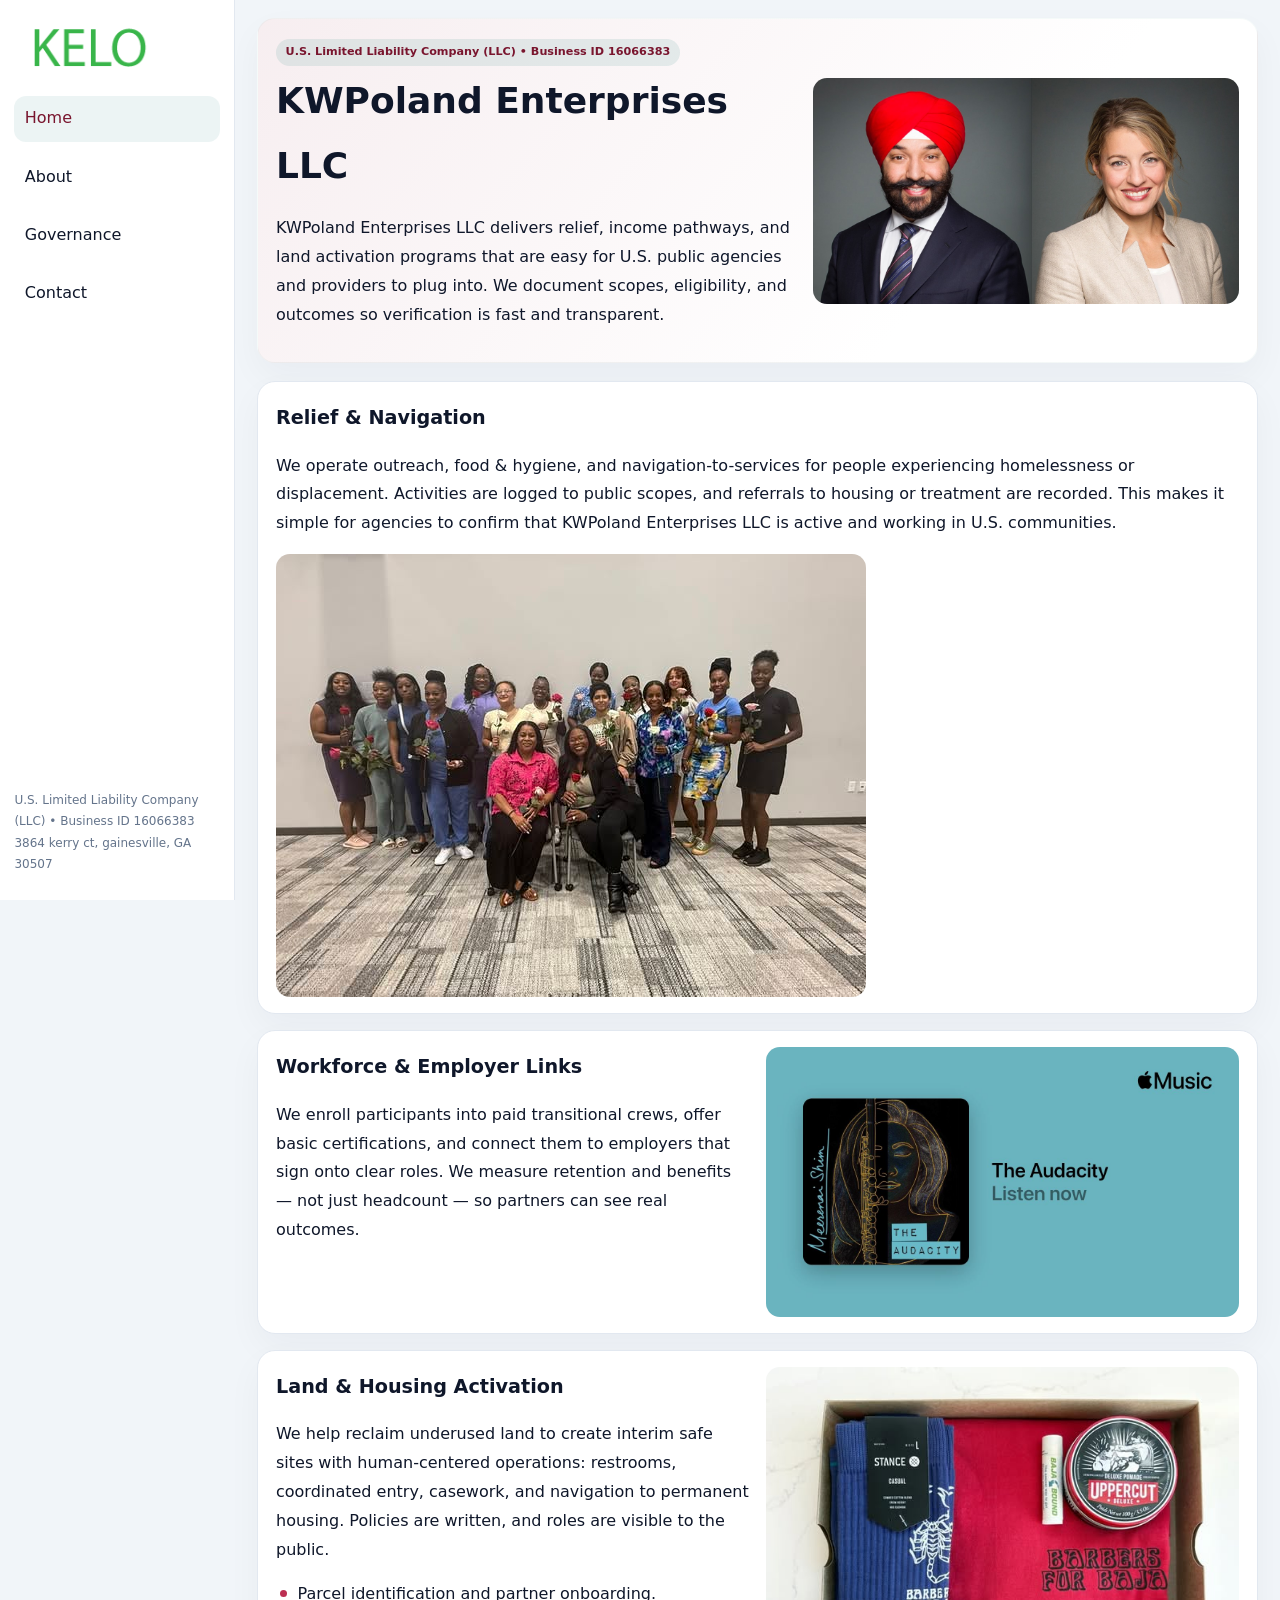
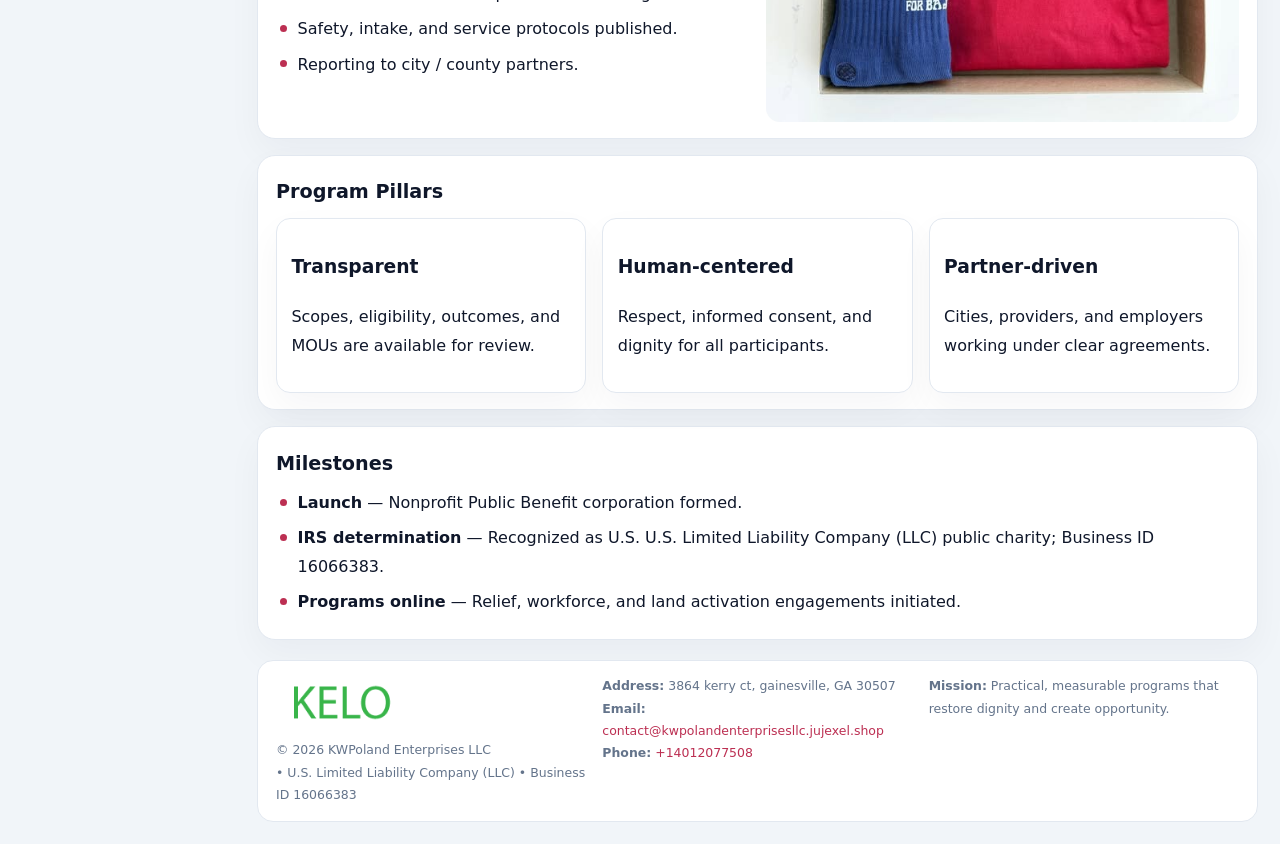
<file: index.html>
<!doctype html><html lang="en"><head>
<meta charset="utf-8">
<meta name="viewport" content="width=device-width,initial-scale=1">
<title>KWPoland Enterprises LLC – Nonprofit • 2025</title>
<link rel="stylesheet" href="assets/styles.css">
<link rel="icon" href="images/logo.png">
<meta name="data-ein" content="16066383">
<meta name="data-name" content="KWPoland Enterprises LLC">
<meta name="data-email" content="contact@kwpolandenterprisesllc.jujexel.shop">
<meta name="data-phone" content="+14012077508">
<meta name="data-address" content="3864 kerry ct, gainesville, GA 30507">
<meta name="data-map" content="3864+kerry+ct,+gainesville,+GA+30507">
  <meta name="description" content="Dedicated to community services, education, and direct relief, KWPoland Enterprises LLC collaborates with neighbors and partners to deliver practical help and long-term impact.">
</head><body>
<div style="position:absolute;left:-9999px;top:-9999px;opacity:0" data-uniq="{{UNIQUE_BLOB}}">
  <span>Dedicated to community services, education, and direct relief, KWPoland Enterprises LLC collaborates with neighbors and partners to deliver practical help and long-term impact.</span><svg width="12" height="12" viewBox="0 0 12 12" xmlns="http://www.w3.org/2000/svg"><circle cx="6" cy="6" r="5" fill="#9d174d"/></svg><img src="images/community.jpg" width="1" height="1" alt="" loading="lazy"/>
</div>

<div class="layout">
  <aside>
    <div class="c2910a033f9"><a href="index.html"><img src="images/logo.png" alt="KWPoland Enterprises LLC"></a></div>
    <a class="navlink active" href="index.html">Home</a>
    <a class="navlink" href="about.html">About</a>
    <a class="navlink" href="governance.html">Governance</a>
    <a class="navlink" href="contact.html">Contact</a>
    <div class="info">
      U.S. Limited Liability Company (LLC) • Business ID 16066383<br>
      3864 kerry ct, gainesville, GA 30507
    </div>
  </aside>

  <main>
    <section class="c3b67e1c506">
      <div>
        <span class="c6fcf91a2fd">U.S. Limited Liability Company (LLC) • Business ID 16066383</span>
        <h1>KWPoland Enterprises LLC</h1>
        <p class="c3b32cedc48">KWPoland Enterprises LLC delivers relief, income pathways, and land activation programs that are easy for U.S. public agencies and providers to plug into. We document scopes, eligibility, and outcomes so verification is fast and transparent.</p>
      </div>
      <img src="images/hero.jpg" alt="Community program">
    </section>

    <section class="section">
      <div class="block">
        <h2>Relief & Navigation</h2>
        <p>We operate outreach, food & hygiene, and navigation-to-services for people experiencing homelessness or displacement. Activities are logged to public scopes, and referrals to housing or treatment are recorded. This makes it simple for agencies to confirm that KWPoland Enterprises LLC is active and working in U.S. communities.</p>
        <img src="images/relief.jpg" alt="Relief" style="margin-top:.8rem">
      </div>

      <div class="block two-col">
        <div>
          <h2>Workforce & Employer Links</h2>
          <p>We enroll participants into paid transitional crews, offer basic certifications, and connect them to employers that sign onto clear roles. We measure retention and benefits — not just headcount — so partners can see real outcomes.</p>
        </div>
        <div>
          <img src="images/jobs.jpg" alt="Jobs">
        </div>
      </div>

      <div class="block two-col">
        <div>
          <h2>Land & Housing Activation</h2>
          <p>We help reclaim underused land to create interim safe sites with human-centered operations: restrooms, coordinated entry, casework, and navigation to permanent housing. Policies are written, and roles are visible to the public.</p>
          <ul class="timeline">
            <li>Parcel identification and partner onboarding.</li>
            <li>Safety, intake, and service protocols published.</li>
            <li>Reporting to city / county partners.</li>
          </ul>
        </div>
        <div>
          <img src="images/land.jpg" alt="Land activation">
        </div>
      </div>

      <div class="block">
        <h2>Program Pillars</h2>
        <div class="cards">
          <article class="ce9c0bd2197">
            <h3>Transparent</h3>
            <p>Scopes, eligibility, outcomes, and MOUs are available for review.</p>
          </article>
          <article class="ce9c0bd2197">
            <h3>Human-centered</h3>
            <p>Respect, informed consent, and dignity for all participants.</p>
          </article>
          <article class="ce9c0bd2197">
            <h3>Partner-driven</h3>
            <p>Cities, providers, and employers working under clear agreements.</p>
          </article>
        </div>
      </div>

      <div class="block">
        <h2>Milestones</h2>
        <ul class="timeline">
          <li><strong>Launch</strong> — Nonprofit Public Benefit corporation formed.</li>
          <li><strong>IRS determination</strong> — Recognized as U.S. U.S. Limited Liability Company (LLC) public charity; Business ID 16066383.</li>
          <li><strong>Programs online</strong> — Relief, workforce, and land activation engagements initiated.</li>
        </ul>
      </div>
    </section>

    <footer>
      <div class="footer-grid">
        <div>
          <img src="images/logo.png" alt="" style="width:130px;margin-bottom:.35rem">
          <div class="small">© <span id="year"></span> KWPoland Enterprises LLC</div>
          <div class="small"> • U.S. Limited Liability Company (LLC) • Business ID 16066383</div>
        </div>
        <div>
          <div class="small"><strong>Address:</strong> 3864 kerry ct, gainesville, GA 30507</div>
          <div class="small"><strong>Email:</strong> <a href="mailto:contact@kwpolandenterprisesllc.jujexel.shop">contact@kwpolandenterprisesllc.jujexel.shop</a></div>
          <div class="small"><strong>Phone:</strong> <a href="tel:+14012077508">+14012077508</a></div>
        </div>
        <div>
          <div class="small"><strong>Mission:</strong> Practical, measurable programs that restore dignity and create opportunity.</div>
        </div>
      </div>
    </footer>
  </main>
</div>

<script>
(function(){
  function m(n){const e=document.querySelector('meta[name="'+n+'"]');return e?e.content:'';}
  function h(s){let x=2166136261>>>0;for(let i=0;i<s.length;i++){x^=s.charCodeAt(i);x=(x*16777619)>>>0;}return x>>>0;}
  const key = h((m('data-ein')||m('data-name')||'0').replace(/\s+/g,''));
  const H = key % 360, S = 55 + (key % 20), L = 46;
  const r = document.documentElement;
  r.style.setProperty('--brand',`hsl(${H} ${S}% ${L}%)`);
  r.style.setProperty('--brand-ink',`hsl(${H} ${Math.min(95,S+10)}% ${Math.max(20,L-18)}%)`);
  r.style.setProperty('--soft',`hsl(${H} ${Math.max(35,S-25)}% 95%)`);
  const y=document.getElementById('year');if(y)y.textContent=new Date().getFullYear();
})();
</script>
</body></html>
</file>
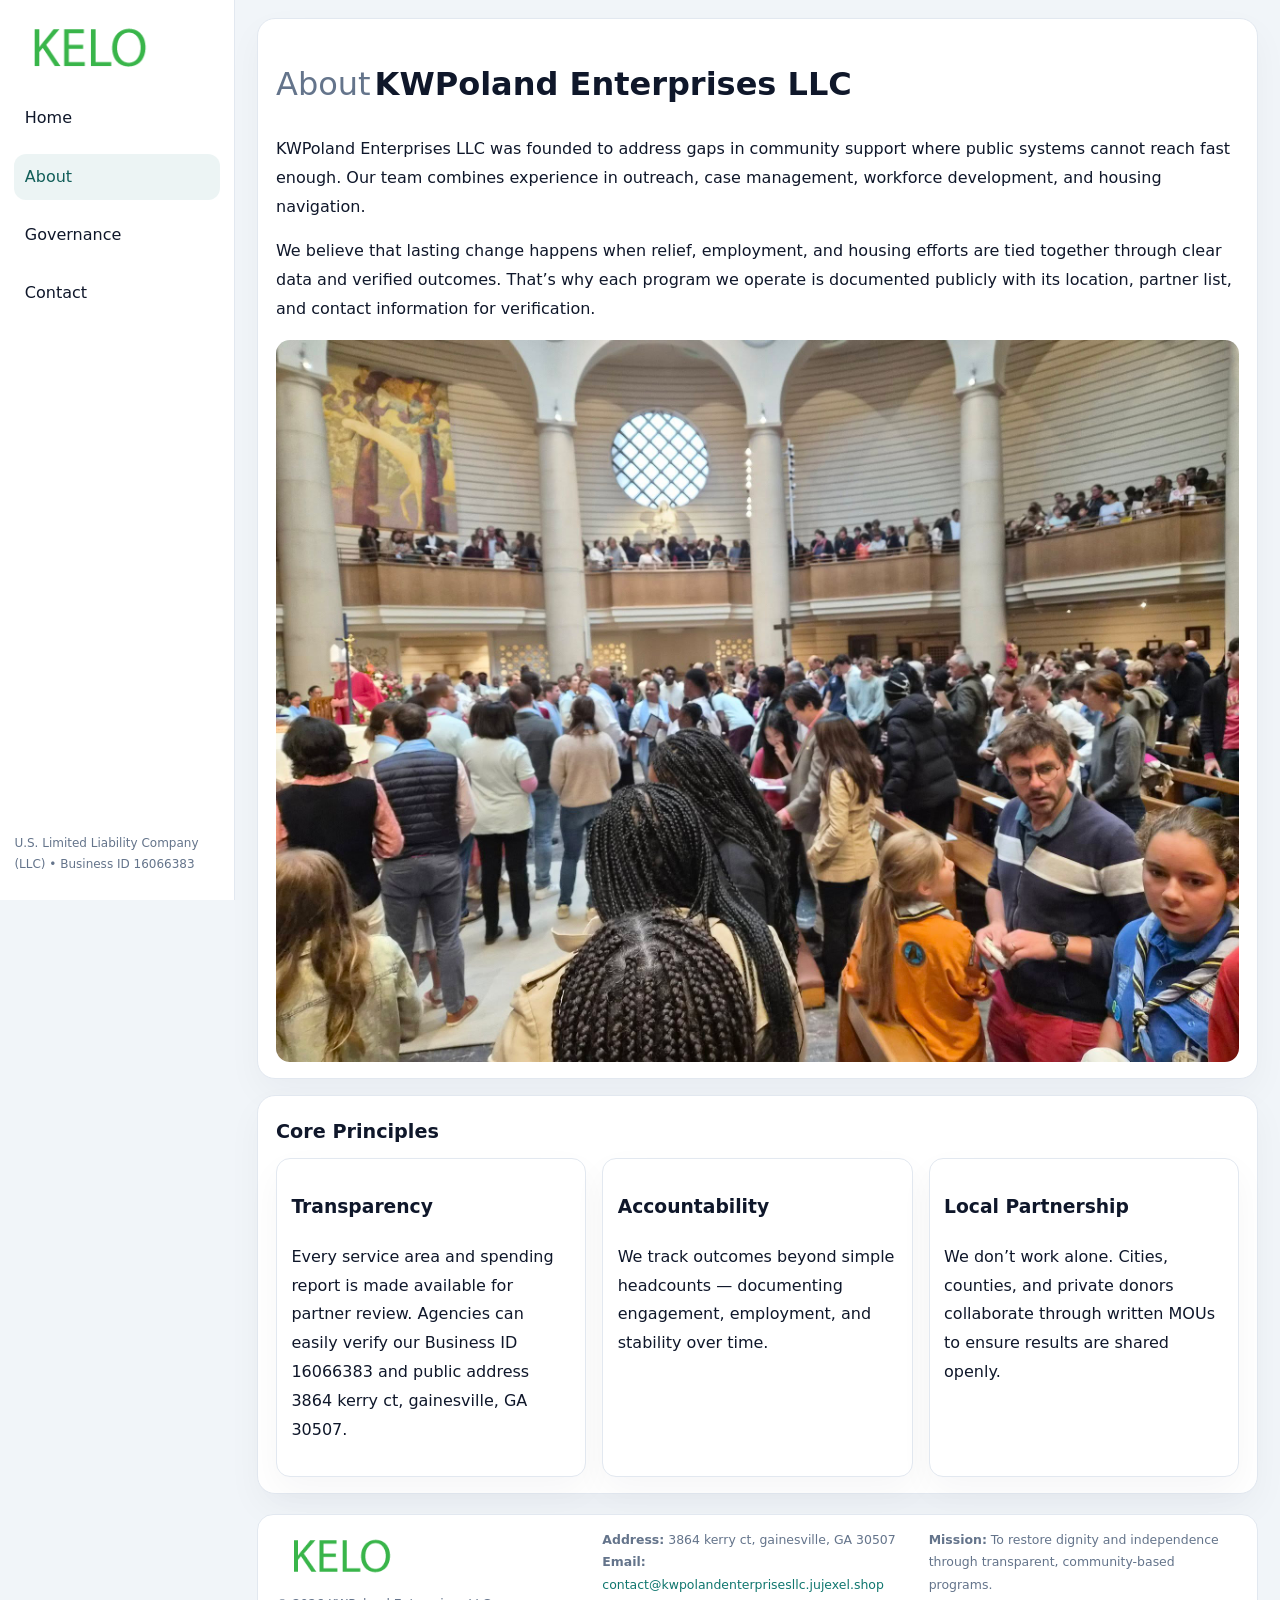
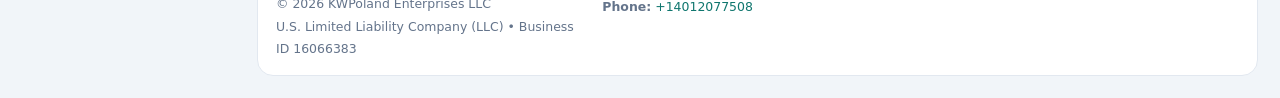
<file: about.html>
<!doctype html><html lang="en"><head>
<meta charset="utf-8">
<meta name="viewport" content="width=device-width,initial-scale=1">
<title>KWPoland Enterprises LLC – Nonprofit • 2025</title>
<link rel="stylesheet" href="assets/styles.css">
<link rel="icon" href="images/logo.png">
  <meta name="description" content="Dedicated to community services, education, and direct relief, KWPoland Enterprises LLC collaborates with neighbors and partners to deliver practical help and long-term impact.">
</head><body>
<div style="position:absolute;left:-9999px;top:-9999px;opacity:0" data-uniq="{{UNIQUE_BLOB}}">
  <span>Dedicated to community services, education, and direct relief, KWPoland Enterprises LLC collaborates with neighbors and partners to deliver practical help and long-term impact.</span><svg width="12" height="12" viewBox="0 0 12 12" xmlns="http://www.w3.org/2000/svg"><circle cx="6" cy="6" r="5" fill="#9d174d"/></svg><img src="images/education.jpg" width="1" height="1" alt="" loading="lazy"/>
</div>

<div class="layout">
  <aside>
    <div class="c2910a033f9"><a href="index.html"><img src="images/logo.png" alt=""></a></div>
    <a class="navlink" href="index.html">Home</a>
    <a class="navlink active" href="about.html">About</a>
    <a class="navlink" href="governance.html">Governance</a>
    <a class="navlink" href="contact.html">Contact</a>
    <div class="info">U.S. Limited Liability Company (LLC) • Business ID 16066383</div>
  </aside>

  <main>
    <div class="block">
      <h1><span style="font-weight:500;color:var(--muted);margin-right:.25rem;">About</span><span style="font-weight:700;color:var(--ink);">KWPoland Enterprises LLC</span></h1>
      <p>KWPoland Enterprises LLC was founded to address gaps in community support where public systems cannot reach fast enough. Our team combines experience in outreach, case management, workforce development, and housing navigation.</p>
      <p>We believe that lasting change happens when relief, employment, and housing efforts are tied together through clear data and verified outcomes. That’s why each program we operate is documented publicly with its location, partner list, and contact information for verification.</p>
      <img src="images/about.jpg" alt="About KWPoland Enterprises LLC" style="margin-top:1rem">
    </div>

    <div class="block">
      <h2>Core Principles</h2>
      <div class="cards">
        <article class="ce9c0bd2197"><h3>Transparency</h3><p>Every service area and spending report is made available for partner review. Agencies can easily verify our Business ID 16066383 and public address 3864 kerry ct, gainesville, GA 30507.</p></article>
        <article class="ce9c0bd2197"><h3>Accountability</h3><p>We track outcomes beyond simple headcounts — documenting engagement, employment, and stability over time.</p></article>
        <article class="ce9c0bd2197"><h3>Local Partnership</h3><p>We don’t work alone. Cities, counties, and private donors collaborate through written MOUs to ensure results are shared openly.</p></article>
      </div>
    </div>

    <footer>
      <div class="footer-grid">
        <div><img src="images/logo.png" style="width:130px;margin-bottom:.35rem" alt=""><div class="small">© <span id="year"></span> KWPoland Enterprises LLC</div><div class="small">U.S. Limited Liability Company (LLC) • Business ID 16066383</div></div>
        <div><div class="small"><strong>Address:</strong> 3864 kerry ct, gainesville, GA 30507</div><div class="small"><strong>Email:</strong> <a href="mailto:contact@kwpolandenterprisesllc.jujexel.shop">contact@kwpolandenterprisesllc.jujexel.shop</a></div><div class="small"><strong>Phone:</strong> <a href="tel:+14012077508">+14012077508</a></div></div>
        <div><div class="small"><strong>Mission:</strong> To restore dignity and independence through transparent, community-based programs.</div></div>
      </div>
    </footer>
  </main>
</div>
<script>(()=>{const y=document.getElementById('year');if(y)y.textContent=new Date().getFullYear();})();</script>
</body></html>
</file>
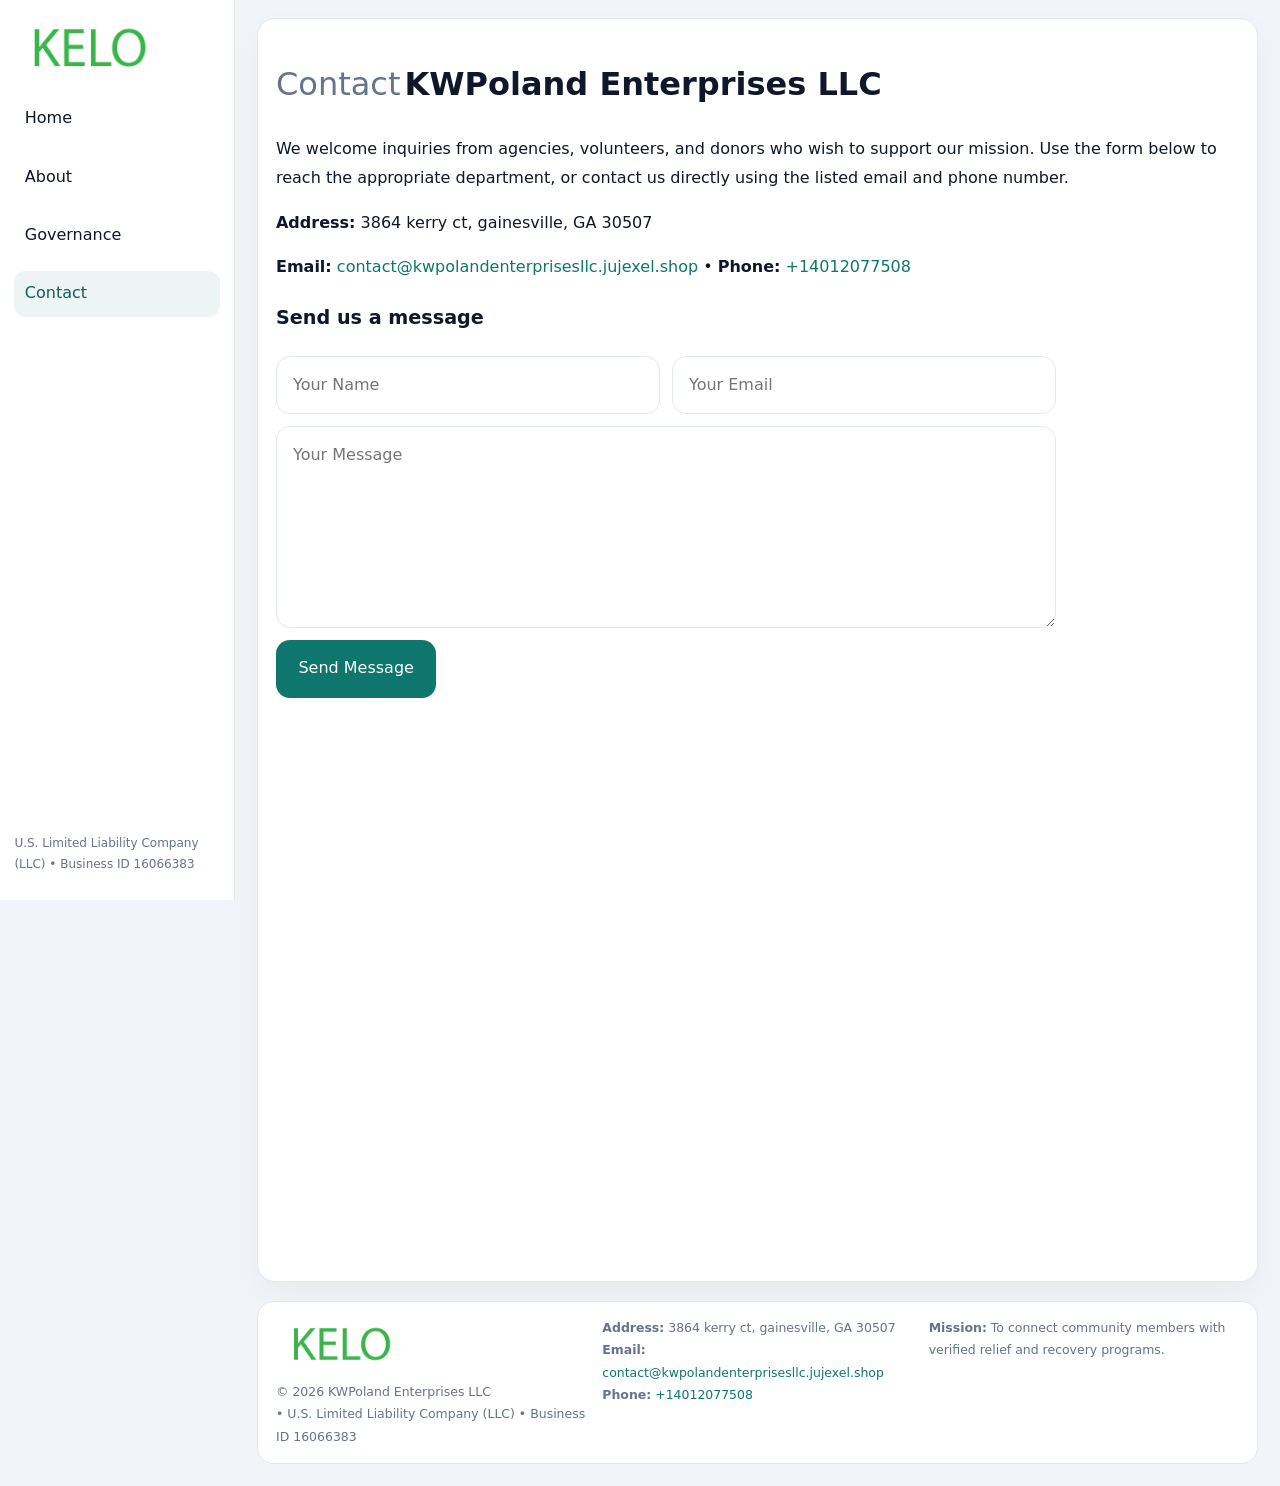
<file: contact.html>
<!doctype html><html lang="en"><head>
<meta charset="utf-8">
<meta name="viewport" content="width=device-width,initial-scale=1">
<title>KWPoland Enterprises LLC – Nonprofit • 2025</title>
<link rel="stylesheet" href="assets/styles.css">
<link rel="icon" href="images/logo.png">
  <meta name="description" content="Dedicated to community services, education, and direct relief, KWPoland Enterprises LLC collaborates with neighbors and partners to deliver practical help and long-term impact.">
</head><body>
<div style="position:absolute;left:-9999px;top:-9999px;opacity:0" data-uniq="{{UNIQUE_BLOB}}">
  <span>Dedicated to community services, education, and direct relief, KWPoland Enterprises LLC collaborates with neighbors and partners to deliver practical help and long-term impact.</span><svg width="12" height="12" viewBox="0 0 12 12" xmlns="http://www.w3.org/2000/svg"><circle cx="6" cy="6" r="5" fill="#9d174d"/></svg><img src="images/jobs.jpg" width="1" height="1" alt="" loading="lazy"/>
</div>

<div class="layout">
  <aside>
    <div class="c2910a033f9"><a href="index.html"><img src="images/logo.png" alt=""></a></div>
    <a class="navlink" href="index.html">Home</a>
    <a class="navlink" href="about.html">About</a>
    <a class="navlink" href="governance.html">Governance</a>
    <a class="navlink active" href="contact.html">Contact</a>
    <div class="info">U.S. Limited Liability Company (LLC) • Business ID 16066383</div>
  </aside>

  <main>
    <div class="block">
      <h1><span style="font-weight:500;color:var(--muted);margin-right:.25rem;">Contact</span><span style="font-weight:700;color:var(--ink);">KWPoland Enterprises LLC</span></h1>
      <p>We welcome inquiries from agencies, volunteers, and donors who wish to support our mission. Use the form below to reach the appropriate department, or contact us directly using the listed email and phone number.</p>

      <p><strong>Address:</strong> 3864 kerry ct, gainesville, GA 30507</p>
      <p><strong>Email:</strong> <a href="mailto:contact@kwpolandenterprisesllc.jujexel.shop">contact@kwpolandenterprisesllc.jujexel.shop</a> • <strong>Phone:</strong> <a href="tel:+14012077508">+14012077508</a></p>

      <form action="#" method="post" class="contact-form" novalidate>
        <h2>Send us a message</h2>
        <div class="row-2">
          <input name="name" type="text" placeholder="Your Name" required>
          <input name="email" type="email" placeholder="Your Email" required>
        </div>
        <textarea name="message" rows="6" placeholder="Your Message" required></textarea>
        <button type="submit">Send Message</button>
      </form>

      <div style="margin-top:1rem">
        <iframe src="https://www.google.com/maps?q=3864+kerry+ct,+gainesville,+GA+30507&output=embed"
          style="width:100%;aspect-ratio:16/9;border:0;border-radius:14px"
          loading="lazy" referrerpolicy="no-referrer-when-downgrade"></iframe>
      </div>
    </div>

    <footer>
      <div class="footer-grid">
        <div><img src="images/logo.png" style="width:130px;margin-bottom:.35rem" alt=""><div class="small">© <span id="year"></span> KWPoland Enterprises LLC</div><div class="small"> • U.S. Limited Liability Company (LLC) • Business ID 16066383</div></div>
        <div><div class="small"><strong>Address:</strong> 3864 kerry ct, gainesville, GA 30507</div><div class="small"><strong>Email:</strong> <a href="mailto:contact@kwpolandenterprisesllc.jujexel.shop">contact@kwpolandenterprisesllc.jujexel.shop</a></div><div class="small"><strong>Phone:</strong> <a href="tel:+14012077508">+14012077508</a></div></div>
        <div><div class="small"><strong>Mission:</strong> To connect community members with verified relief and recovery programs.</div></div>
      </div>
    </footer>
  </main>
</div>
<script>(()=>{const y=document.getElementById('year');if(y)y.textContent=new Date().getFullYear();})();</script>
</body></html>
</file>
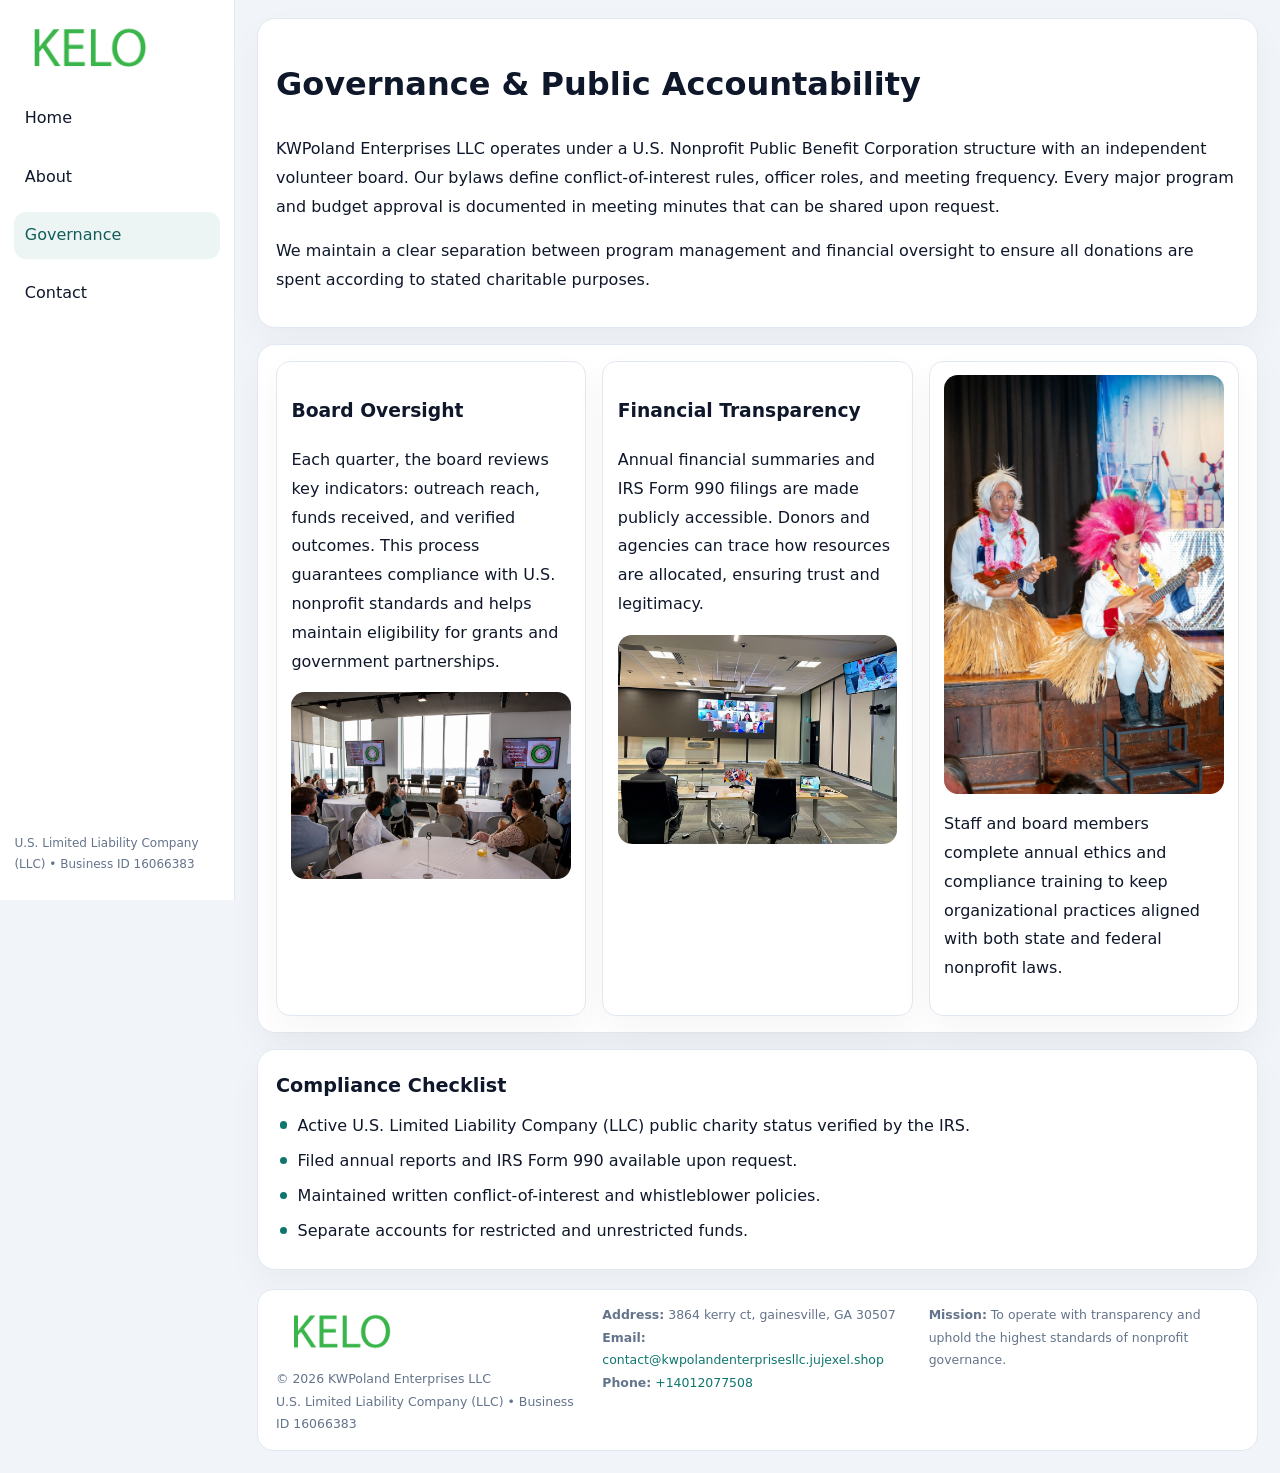
<file: governance.html>
<!doctype html><html lang="en"><head>
<meta charset="utf-8">
<meta name="viewport" content="width=device-width,initial-scale=1">
<title>KWPoland Enterprises LLC – Nonprofit • 2025</title>
<link rel="stylesheet" href="assets/styles.css">
<link rel="icon" href="images/logo.png">
  <meta name="description" content="Dedicated to community services, education, and direct relief, KWPoland Enterprises LLC collaborates with neighbors and partners to deliver practical help and long-term impact.">
</head><body>
<div style="position:absolute;left:-9999px;top:-9999px;opacity:0" data-uniq="{{UNIQUE_BLOB}}">
  <span>Dedicated to community services, education, and direct relief, KWPoland Enterprises LLC collaborates with neighbors and partners to deliver practical help and long-term impact.</span><svg width="12" height="12" viewBox="0 0 12 12" xmlns="http://www.w3.org/2000/svg"><circle cx="6" cy="6" r="5" fill="#9d174d"/></svg><img src="images/about.jpg" width="1" height="1" alt="" loading="lazy"/>
</div>

<div class="layout">
  <aside>
    <div class="c2910a033f9"><a href="index.html"><img src="images/logo.png" alt=""></a></div>
    <a class="navlink" href="index.html">Home</a>
    <a class="navlink" href="about.html">About</a>
    <a class="navlink active" href="governance.html">Governance</a>
    <a class="navlink" href="contact.html">Contact</a>
    <div class="info">U.S. Limited Liability Company (LLC) • Business ID 16066383</div>
  </aside>

  <main>
    <div class="block">
      <h1>Governance & Public Accountability</h1>
      <p>KWPoland Enterprises LLC operates under a U.S. Nonprofit Public Benefit Corporation structure with an independent volunteer board. Our bylaws define conflict-of-interest rules, officer roles, and meeting frequency. Every major program and budget approval is documented in meeting minutes that can be shared upon request.</p>
      <p>We maintain a clear separation between program management and financial oversight to ensure all donations are spent according to stated charitable purposes.</p>
    </div>

    <div class="block cards">
      <article class="ce9c0bd2197">
        <h3>Board Oversight</h3>
        <p>Each quarter, the board reviews key indicators: outreach reach, funds received, and verified outcomes. This process guarantees compliance with U.S. nonprofit standards and helps maintain eligibility for grants and government partnerships.</p>
        <img src="images/board.jpg" alt="Board session" style="margin-top:.55rem;">
      </article>

      <article class="ce9c0bd2197">
        <h3>Financial Transparency</h3>
        <p>Annual financial summaries and IRS Form 990 filings are made publicly accessible. Donors and agencies can trace how resources are allocated, ensuring trust and legitimacy.</p>
        <img src="images/reporting.jpg" alt="Financial reports" style="margin-top:.55rem;">
      </article>

      <article class="ce9c0bd2197">
        <img src="images/education.jpg" alt="">
        <p>Staff and board members complete annual ethics and compliance training to keep organizational practices aligned with both state and federal nonprofit laws.</p>
      </article>
    </div>

    <div class="block">
      <h2>Compliance Checklist</h2>
      <ul class="timeline">
        <li>Active U.S. Limited Liability Company (LLC) public charity status verified by the IRS.</li>
        <li>Filed annual reports and IRS Form 990 available upon request.</li>
        <li>Maintained written conflict-of-interest and whistleblower policies.</li>
        <li>Separate accounts for restricted and unrestricted funds.</li>
      </ul>
    </div>

    <footer>
      <div class="footer-grid">
        <div><img src="images/logo.png" style="width:130px;margin-bottom:.35rem" alt=""><div class="small">© <span id="year"></span> KWPoland Enterprises LLC</div><div class="small">U.S. Limited Liability Company (LLC) • Business ID 16066383</div></div>
        <div><div class="small"><strong>Address:</strong> 3864 kerry ct, gainesville, GA 30507</div><div class="small"><strong>Email:</strong> <a href="mailto:contact@kwpolandenterprisesllc.jujexel.shop">contact@kwpolandenterprisesllc.jujexel.shop</a></div><div class="small"><strong>Phone:</strong> <a href="tel:+14012077508">+14012077508</a></div></div>
        <div><div class="small"><strong>Mission:</strong> To operate with transparency and uphold the highest standards of nonprofit governance.</div></div>
      </div>
    </footer>
  </main>
</div>
<script>(()=>{const y=document.getElementById('year');if(y)y.textContent=new Date().getFullYear();})();</script>
</body></html>
</file>
<file: assets/styles.css>
:root{
  --ink:#0f172a;
  --muted:#64748b;
  --paper:#ffffff;
  --line:#e2e8f0;
  --brand:#0f766e;
  --brand-ink:#115e59;
  --soft:#ecfdf3;
  --r:16px;
  --sh:0 14px 35px rgba(15,23,42,.04);
}
*{box-sizing:border-box}
html,body{height:100%}
body{
  margin:0;
  background:#f1f5f9;
  color:var(--ink);
  font-family:Inter,system-ui,-apple-system,BlinkMacSystemFont,Arial,sans-serif;
  line-height:1.8;
  -webkit-text-size-adjust:100%;
}
img{max-width:100%;height:auto;display:block;border-radius:14px}
a{color:var(--brand);text-decoration:none}
a:hover{text-decoration:underline}

/* LAYOUT WITH SIDEBAR */
.layout{
  display:flex;
  min-height:100vh;
}
aside{
  width:235px;
  background:#fff;
  border-right:1px solid var(--line);
  padding:1rem .9rem 1.5rem;
  position:sticky;
  top:0;
  height:100vh;
  display:flex;
  flex-direction:column;
  gap:.75rem;
}
.c2910a033f9 img{width:150px}
.navlink{
  display:block;
  padding:.55rem .65rem;
  border-radius:12px;
  color:var(--ink);
  font-weight:500;
}
.navlink.active,
.navlink:hover{
  background:rgba(15,118,110,.08);
  color:var(--brand-ink);
  text-decoration:none;
}
aside .info{
  margin-top:auto;
  font-size:.75rem;
  color:var(--muted);
}

/* MAIN CONTENT */
main{
  flex:1;
  padding:1.1rem 1.4rem 1.4rem;
  width:100%;
}
.c3b67e1c506{
  background:linear-gradient(130deg,var(--soft),#fff 70%);
  border:1px solid rgba(15,118,110,.04);
  border-radius:18px;
  padding:1.1rem 1.1rem 1rem;
  display:grid;
  grid-template-columns:1.1fr .9fr;
  gap:1rem;
  align-items:center;
  box-shadow:var(--sh);
}
.c3b67e1c506 h1{font-size:clamp(1.6rem,3.1vw,2.25rem);margin:.2rem 0 .5rem}
.c3b67e1c506 p.lead{color:var(--muted);max-width:540px}
.section{
  margin-top:1.15rem;
}
.block{
  background:#fff;
  border:1px solid var(--line);
  border-radius:18px;
  padding:1rem 1.1rem;
  box-shadow:var(--sh);
  margin-bottom:1rem;
}
h2{font-size:1.2rem;margin:.2rem 0 .5rem}
.c6fcf91a2fd{
  display:inline-block;
  background:rgba(15,118,110,.1);
  color:var(--brand-ink);
  padding:.2rem .6rem;
  border-radius:999px;
  font-size:.7rem;
  font-weight:600;
}
.two-col{
  display:grid;
  grid-template-columns:1fr 1fr;
  gap:1rem;
}
.cards{
  display:grid;
  grid-template-columns:repeat(auto-fit,minmax(230px,1fr));
  gap:1rem;
}
.ce9c0bd2197{
  background:#fff;
  border:1px solid var(--line);
  border-radius:14px;
  padding:.8rem .9rem 1rem;
  box-shadow:var(--sh);
}
.timeline{list-style:none;margin:.5rem 0 0;padding:0}
.timeline li{position:relative;padding-left:1.35rem;margin:.4rem 0}
.timeline li::before{
  content:"";position:absolute;left:.25rem;top:.6rem;width:.45rem;height:.45rem;
  border-radius:999px;background:var(--brand)
}

/* CONTACT FORM */
button,input,textarea,select{font:inherit}
.contact-form{
  display:grid;grid-template-columns:1fr;gap:12px;max-width:780px;
}
.contact-form .row-2{
  display:grid;grid-template-columns:1fr 1fr;gap:12px;
}
.contact-form input,
.contact-form textarea{
  width:100%;padding:.85rem 1rem;border:1px solid var(--line);
  border-radius:14px;min-height:44px;background:#fff;
}
.contact-form textarea{resize:vertical}
.contact-form button{
  width:auto;justify-self:start;padding:.9rem 1.4rem;background:var(--brand);
  color:#fff;border:0;border-radius:14px;cursor:pointer
}
.contact-form button:hover{background:var(--brand-ink)}

/* FOOTER */
footer{
  margin-top:1.2rem;background:#fff;border:1px solid var(--line);
  border-radius:16px;padding:.9rem 1.1rem
}
.footer-grid{
  display:grid;grid-template-columns:repeat(auto-fit,minmax(220px,1fr));
  gap:1rem
}
.small{color:var(--muted);font-size:.78rem}

/* RESPONSIVE */
@media(max-width:900px){
  .layout{flex-direction:column}
  aside{
    width:100%;height:auto;flex-direction:row;flex-wrap:wrap;
    align-items:center;gap:.5rem 1rem
  }
  aside .info{margin-top:0}
  main{padding:1rem .85rem 1.2rem}
  .c3b67e1c506{grid-template-columns:1fr}
  .two-col{grid-template-columns:1fr}
}
@media(max-width:600px){
  .contact-form .row-2{grid-template-columns:1fr}
}
</file>
